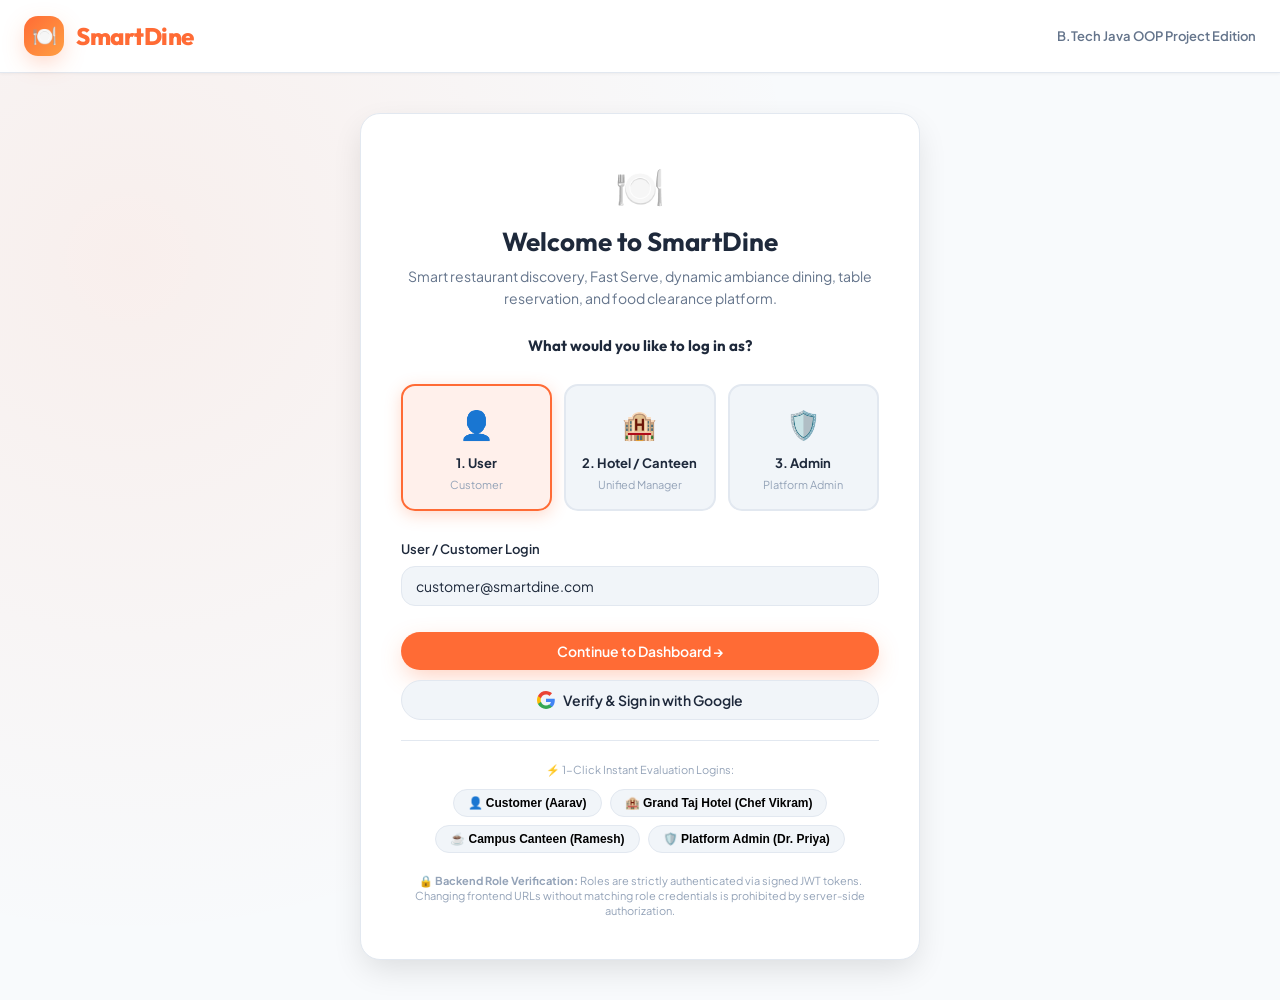
<file: src/main/resources/static/index.html>
<!DOCTYPE html>
<html lang="en">
<head>
    <meta charset="UTF-8">
    <meta name="viewport" content="width=device-width, initial-scale=1.0">
    <title>SmartDine — Smart Hotel & Canteen Discovery, Ordering & Management</title>
    <link rel="stylesheet" href="css/main.css">
    <link rel="stylesheet" href="css/themes.css">
    <style>
        .hero-section {
            min-height: calc(100vh - 72px);
            display: flex;
            align-items: center;
            justify-content: center;
            padding: 40px 20px;
            background: radial-gradient(circle at 10% 20%, rgba(255, 107, 53, 0.08) 0%, rgba(255, 255, 255, 0) 50%);
        }

        .portal-card {
            background: var(--bg-card);
            border: 1px solid var(--border);
            border-radius: var(--radius-lg);
            box-shadow: var(--shadow-lg);
            max-width: 560px;
            width: 100%;
            padding: 40px;
            text-align: center;
        }

        .role-grid {
            display: grid;
            grid-template-columns: repeat(3, 1fr);
            gap: 12px;
            margin: 28px 0;
        }

        .role-select-card {
            background: var(--bg-surface);
            border: 2px solid var(--border);
            border-radius: var(--radius-md);
            padding: 16px 10px;
            cursor: pointer;
            transition: var(--transition);
            text-align: center;
        }

        .role-select-card:hover {
            border-color: var(--primary);
            transform: translateY(-2px);
        }

        .role-select-card.selected {
            border-color: var(--primary);
            background: var(--primary-light);
            box-shadow: 0 4px 16px var(--primary-glow);
        }

        .role-icon {
            font-size: 28px;
            margin-bottom: 6px;
        }

        .role-title {
            font-size: 13px;
            font-weight: 700;
            color: var(--text-primary);
        }

        .demo-pills {
            display: flex;
            flex-wrap: wrap;
            gap: 8px;
            justify-content: center;
            margin-top: 20px;
            padding-top: 20px;
            border-top: 1px solid var(--border);
        }

        .demo-pill-btn {
            background: var(--bg-surface);
            border: 1px solid var(--border);
            border-radius: var(--radius-full);
            padding: 6px 14px;
            font-size: 12px;
            font-weight: 600;
            cursor: pointer;
            transition: var(--transition);
        }

        .demo-pill-btn:hover {
            background: var(--primary-light);
            border-color: var(--primary);
            color: var(--primary);
        }
    </style>
</head>
<body>

    <!-- Minimal Header -->
    <header class="navbar">
        <div class="container nav-wrapper">
            <a href="index.html" class="brand-logo">
                <div class="brand-icon">🍽️</div>
                <span>SmartDine</span>
            </a>
            <div style="font-size: 13px; color: var(--text-secondary); font-weight: 600;">
                B.Tech Java OOP Project Edition
            </div>
        </div>
    </header>

    <!-- Main Portal Section -->
    <main class="hero-section">
        <div class="portal-card">
            <div style="font-size: 40px; margin-bottom: 8px;">🍽️</div>
            <h1 style="font-size: 26px; margin-bottom: 6px;">Welcome to SmartDine</h1>
            <p style="font-size: 14px; color: var(--text-secondary);">
                Smart restaurant discovery, Fast Serve, dynamic ambiance dining, table reservation, and food clearance platform.
            </p>

            <h3 style="font-size: 15px; margin-top: 28px; color: var(--text-primary);">
                What would you like to log in as?
            </h3>

            <!-- 3 Roles Requested in Master Prompt -->
            <div class="role-grid">
                <div class="role-select-card selected" data-role="CUSTOMER" id="roleCustomerCard">
                    <div class="role-icon">👤</div>
                    <div class="role-title">1. User</div>
                    <div style="font-size: 11px; color: var(--text-muted); margin-top: 2px;">Customer</div>
                </div>
                <div class="role-select-card" data-role="ESTABLISHMENT_OWNER" id="roleEstablishmentCard">
                    <div class="role-icon">🏨</div>
                    <div class="role-title">2. Hotel / Canteen</div>
                    <div style="font-size: 11px; color: var(--text-muted); margin-top: 2px;">Unified Manager</div>
                </div>
                <div class="role-select-card" data-role="ADMIN" id="roleAdminCard">
                    <div class="role-icon">🛡️</div>
                    <div class="role-title">3. Admin</div>
                    <div style="font-size: 11px; color: var(--text-muted); margin-top: 2px;">Platform Admin</div>
                </div>
            </div>

            <!-- Login Form -->
            <form id="loginForm" onsubmit="event.preventDefault(); auth.handleLogin(document.getElementById('loginEmail').value, document.getElementById('estSelect')?.value);">
                <div class="form-group" style="text-align: left;">
                    <label class="form-label" id="selectedRoleLabel">User / Customer Login</label>
                    <input type="email" id="loginEmail" class="form-control" placeholder="Enter your email address" value="customer@smartdine.com" required>
                </div>

                <div class="form-group" id="establishmentSelectGroup" style="text-align: left; display: none;">
                    <label class="form-label">Select Establishment to Manage</label>
                    <select id="estSelect" class="form-control">
                        <option value="1">The Grand Taj Heritage Hotel (HOTEL)</option>
                        <option value="2">Campus Central Canteen (CANTEEN)</option>
                        <option value="3">Royal Spice Multicuisine (HOTEL)</option>
                        <option value="4">Engineering Block Cafeteria (CANTEEN)</option>
                        <option value="5">Oasis Garden Bistro (HOTEL)</option>
                    </select>
                </div>

                <button type="submit" class="btn btn-primary" style="width: 100%; margin-top: 8px;">
                    Continue to Dashboard →
                </button>

                <!-- Google Sign-In Simulation / OAuth Integration -->
                <button type="button" class="btn btn-secondary" style="width: 100%; margin-top: 10px;" onclick="auth.handleGoogleAuth()">
                    <svg width="18" height="18" viewBox="0 0 24 24">
                        <path fill="#4285F4" d="M23.745 12.27c0-.7-.06-1.4-.19-2.07H12v4.51h6.6c-.29 1.52-1.14 2.8-2.4 3.66v3.04h3.88c2.27-2.09 3.66-5.17 3.66-9.14z"/>
                        <path fill="#34A853" d="M12 24c3.24 0 5.95-1.08 7.93-2.91l-3.88-3.04c-1.08.72-2.45 1.16-4.05 1.16-3.12 0-5.77-2.1-6.72-4.93H1.24v3.13C3.26 21.36 7.33 24 12 24z"/>
                        <path fill="#FBBC05" d="M5.28 14.28c-.25-.72-.38-1.49-.38-2.28s.13-1.56.38-2.28V6.59H1.24C.45 8.16 0 9.93 0 12s.45 3.84 1.24 5.41l4.04-3.13z"/>
                        <path fill="#EA4335" d="M12 4.75c1.77 0 3.35.61 4.6 1.8l3.42-3.42C17.95 1.19 15.24 0 12 0 7.33 0 3.26 2.64 1.24 6.59l4.04 3.13c.95-2.83 3.6-4.97 6.72-4.97z"/>
                    </svg>
                    Verify &amp; Sign in with Google
                </button>
            </form>

            <!-- Instant One-Click Evaluation Demo Logins -->
            <div class="demo-pills">
                <span style="font-size: 11px; color: var(--text-muted); width: 100%; margin-bottom: 2px;">⚡ 1-Click Instant Evaluation Logins:</span>
                <button class="demo-pill-btn" onclick="auth.handleQuickDemo('CUSTOMER')">👤 Customer (Aarav)</button>
                <button class="demo-pill-btn" onclick="auth.handleQuickDemo('ESTABLISHMENT_OWNER', 1)">🏨 Grand Taj Hotel (Chef Vikram)</button>
                <button class="demo-pill-btn" onclick="auth.handleQuickDemo('ESTABLISHMENT_OWNER', 2)">☕ Campus Canteen (Ramesh)</button>
                <button class="demo-pill-btn" onclick="auth.handleQuickDemo('ADMIN')">🛡️ Platform Admin (Dr. Priya)</button>
            </div>

            <div style="margin-top: 20px; font-size: 11px; color: var(--text-muted); line-height: 1.4;">
                🔒 <strong>Backend Role Verification:</strong> Roles are strictly authenticated via signed JWT tokens. Changing frontend URLs without matching role credentials is prohibited by server-side authorization.
            </div>
        </div>
    </main>

    <script src="js/api.js"></script>
    <script src="js/auth.js"></script>
    <script>
        document.addEventListener('DOMContentLoaded', () => {
            auth.initRoleSelector();
            
            // If already logged in, redirect
            const user = api.getUser();
            if (user && api.getToken()) {
                auth.redirectByRole(user.role);
            }
        });
    </script>
</body>
</html>
</file>
<file: src/main/resources/static/css/main.css>
/* =========================================================
   SMARTDINE — Core Design System & Base Styling
   Default Theme: White + Vibrant Orange
   ========================================================= */

@import url('https://fonts.googleapis.com/css2?family=Plus+Jakarta+Sans:wght@300;400;500;600;700;800&family=Outfit:wght@400;600;700;800&display=swap');

:root {
    /* Brand Theme: White + Orange (Default) */
    --primary: #ff6b35;
    --primary-hover: #fa5a1e;
    --primary-light: #fff0eb;
    --primary-glow: rgba(255, 107, 53, 0.25);
    
    --secondary: #2f3542;
    --accent: #ff9f43;
    
    --bg-page: #f8fafc;
    --bg-card: #ffffff;
    --bg-elevated: #ffffff;
    --bg-surface: #f1f5f9;
    
    --text-primary: #1e293b;
    --text-secondary: #64748b;
    --text-muted: #94a3b8;
    --text-white: #ffffff;

    --border: #e2e8f0;
    --border-focus: #ff6b35;

    --success: #10b981;
    --success-light: #ecfdf5;
    --warning: #f59e0b;
    --warning-light: #fffbeb;
    --danger: #ef4444;
    --danger-light: #fef2f2;
    --info: #3b82f6;
    --info-light: #eff6ff;

    --radius-sm: 8px;
    --radius-md: 14px;
    --radius-lg: 20px;
    --radius-full: 9999px;

    --shadow-sm: 0 1px 3px rgba(0, 0, 0, 0.05);
    --shadow-md: 0 4px 20px -2px rgba(0, 0, 0, 0.07);
    --shadow-lg: 0 12px 32px -4px rgba(0, 0, 0, 0.12);
    --shadow-primary: 0 8px 24px -4px rgba(255, 107, 53, 0.35);

    --font-heading: 'Outfit', sans-serif;
    --font-body: 'Plus Jakarta Sans', sans-serif;
    --transition: all 0.25s cubic-bezier(0.4, 0, 0.2, 1);
}

/* Base Resets */
*, *::before, *::after {
    margin: 0;
    padding: 0;
    box-sizing: border-box;
}

body {
    font-family: var(--font-body);
    background-color: var(--bg-page);
    color: var(--text-primary);
    line-height: 1.6;
    -webkit-font-smoothing: antialiased;
    overflow-x: hidden;
    transition: background-color 0.3s ease, color 0.3s ease;
}

h1, h2, h3, h4, h5, h6 {
    font-family: var(--font-heading);
    color: var(--text-primary);
    line-height: 1.25;
    font-weight: 700;
}

a {
    color: var(--primary);
    text-decoration: none;
    transition: var(--transition);
}

a:hover {
    color: var(--primary-hover);
}

/* Layout Container */
.container {
    max-width: 1280px;
    margin: 0 auto;
    padding: 0 24px;
}

/* Header & Navbar */
.navbar {
    background: var(--bg-card);
    border-bottom: 1px solid var(--border);
    position: sticky;
    top: 0;
    z-index: 1000;
    box-shadow: var(--shadow-sm);
    backdrop-filter: blur(10px);
}

.nav-wrapper {
    display: flex;
    align-items: center;
    justify-content: space-between;
    height: 72px;
}

.brand-logo {
    display: flex;
    align-items: center;
    gap: 12px;
    font-family: var(--font-heading);
    font-size: 24px;
    font-weight: 800;
    color: var(--primary);
    letter-spacing: -0.5px;
}

.brand-icon {
    width: 40px;
    height: 40px;
    background: linear-gradient(135deg, var(--primary), var(--accent));
    border-radius: var(--radius-md);
    display: flex;
    align-items: center;
    justify-content: center;
    color: white;
    font-size: 20px;
    box-shadow: var(--shadow-primary);
}

.nav-search {
    flex: 1;
    max-width: 480px;
    margin: 0 24px;
    position: relative;
}

.search-input {
    width: 100%;
    padding: 12px 18px 12px 44px;
    background: var(--bg-surface);
    border: 1px solid var(--border);
    border-radius: var(--radius-full);
    font-size: 14px;
    font-family: var(--font-body);
    color: var(--text-primary);
    transition: var(--transition);
}

.search-input:focus {
    outline: none;
    border-color: var(--border-focus);
    background: var(--bg-card);
    box-shadow: 0 0 0 4px var(--primary-glow);
}

.search-icon {
    position: absolute;
    left: 16px;
    top: 50%;
    transform: translateY(-50%);
    color: var(--text-muted);
    font-size: 16px;
}

.nav-actions {
    display: flex;
    align-items: center;
    gap: 14px;
}

/* Buttons */
.btn {
    display: inline-flex;
    align-items: center;
    justify-content: center;
    gap: 8px;
    padding: 10px 20px;
    font-family: var(--font-body);
    font-size: 14px;
    font-weight: 600;
    border-radius: var(--radius-full);
    border: none;
    cursor: pointer;
    transition: var(--transition);
    white-space: nowrap;
}

.btn-primary {
    background: var(--primary);
    color: var(--text-white);
    box-shadow: var(--shadow-primary);
}

.btn-primary:hover {
    background: var(--primary-hover);
    transform: translateY(-1px);
    box-shadow: 0 10px 28px -4px var(--primary-glow);
}

.btn-secondary {
    background: var(--bg-surface);
    color: var(--text-primary);
    border: 1px solid var(--border);
}

.btn-secondary:hover {
    background: var(--border);
}

.btn-outline {
    background: transparent;
    border: 1.5px solid var(--primary);
    color: var(--primary);
}

.btn-outline:hover {
    background: var(--primary-light);
}

.btn-sm {
    padding: 6px 14px;
    font-size: 12px;
}

.btn-lg {
    padding: 14px 28px;
    font-size: 16px;
}

.btn-icon {
    width: 42px;
    height: 42px;
    padding: 0;
    border-radius: var(--radius-full);
}

.btn-fast-serve {
    background: linear-gradient(135deg, #f59e0b, #d97706);
    color: white;
    font-weight: 700;
    box-shadow: 0 4px 14px rgba(245, 158, 11, 0.35);
}

.btn-fast-serve:hover {
    transform: translateY(-1px);
    box-shadow: 0 6px 20px rgba(245, 158, 11, 0.5);
}

/* Ambiance Selector Pill */
.ambiance-pill-container {
    display: flex;
    align-items: center;
    background: var(--bg-surface);
    border: 1px solid var(--border);
    border-radius: var(--radius-full);
    padding: 4px;
    gap: 4px;
}

.ambiance-select {
    border: none;
    background: transparent;
    padding: 6px 12px;
    font-family: var(--font-body);
    font-size: 13px;
    font-weight: 600;
    color: var(--text-primary);
    cursor: pointer;
    outline: none;
}

/* Badges & Tags */
.badge {
    display: inline-flex;
    align-items: center;
    gap: 4px;
    padding: 4px 10px;
    font-size: 11px;
    font-weight: 700;
    text-transform: uppercase;
    letter-spacing: 0.5px;
    border-radius: var(--radius-full);
}

.badge-hotel {
    background: #eff6ff;
    color: #2563eb;
    border: 1px solid #bfdbfe;
}

.badge-canteen {
    background: #fff7ed;
    color: #ea580c;
    border: 1px solid #ffedd5;
}

.badge-fast-serve {
    background: #fef3c7;
    color: #b45309;
    border: 1px solid #fde68a;
}

.badge-clearance {
    background: #fee2e2;
    color: #b91c1c;
    border: 1px solid #fecaca;
    animation: pulse 2s infinite;
}

.badge-veg {
    color: #16a34a;
    border: 1.5px solid #16a34a;
    padding: 2px 6px;
    border-radius: 4px;
    font-size: 10px;
    font-weight: 800;
}

.badge-non-veg {
    color: #dc2626;
    border: 1.5px solid #dc2626;
    padding: 2px 6px;
    border-radius: 4px;
    font-size: 10px;
    font-weight: 800;
}

@keyframes pulse {
    0%, 100% { opacity: 1; }
    50% { opacity: 0.7; }
}

/* Cards */
.card {
    background: var(--bg-card);
    border: 1px solid var(--border);
    border-radius: var(--radius-lg);
    box-shadow: var(--shadow-sm);
    transition: var(--transition);
    overflow: hidden;
}

.card:hover {
    box-shadow: var(--shadow-md);
    transform: translateY(-3px);
    border-color: var(--border-focus);
}

/* Grid Layouts */
.grid {
    display: grid;
    gap: 24px;
}

.grid-cols-2 { grid-template-columns: repeat(2, minmax(0, 1fr)); }
.grid-cols-3 { grid-template-columns: repeat(3, minmax(0, 1fr)); }
.grid-cols-4 { grid-template-columns: repeat(4, minmax(0, 1fr)); }

@media (max-width: 1024px) {
    .grid-cols-4 { grid-template-columns: repeat(2, minmax(0, 1fr)); }
    .grid-cols-3 { grid-template-columns: repeat(2, minmax(0, 1fr)); }
}

@media (max-width: 640px) {
    .grid-cols-4, .grid-cols-3, .grid-cols-2 { grid-template-columns: 1fr; }
    .nav-search { display: none; }
}

/* Modals */
.modal-overlay {
    position: fixed;
    top: 0;
    left: 0;
    right: 0;
    bottom: 0;
    background: rgba(15, 23, 42, 0.6);
    backdrop-filter: blur(6px);
    display: flex;
    align-items: center;
    justify-content: center;
    z-index: 2000;
    opacity: 0;
    visibility: hidden;
    transition: var(--transition);
    padding: 16px;
}

.modal-overlay.active {
    opacity: 1;
    visibility: visible;
}

.modal-content {
    background: var(--bg-card);
    border-radius: var(--radius-lg);
    width: 100%;
    max-width: 580px;
    max-height: 90vh;
    overflow-y: auto;
    box-shadow: var(--shadow-lg);
    border: 1px solid var(--border);
    transform: scale(0.95);
    transition: var(--transition);
}

.modal-overlay.active .modal-content {
    transform: scale(1);
}

.modal-header {
    padding: 20px 24px;
    border-bottom: 1px solid var(--border);
    display: flex;
    align-items: center;
    justify-content: space-between;
}

.modal-body {
    padding: 24px;
}

.modal-footer {
    padding: 16px 24px;
    border-top: 1px solid var(--border);
    display: flex;
    justify-content: flex-end;
    gap: 12px;
}

.modal-close {
    background: transparent;
    border: none;
    font-size: 22px;
    color: var(--text-muted);
    cursor: pointer;
    transition: var(--transition);
}

.modal-close:hover {
    color: var(--danger);
}

/* Form Controls */
.form-group {
    margin-bottom: 18px;
}

.form-label {
    display: block;
    font-size: 13px;
    font-weight: 600;
    margin-bottom: 6px;
    color: var(--text-primary);
}

.form-control {
    width: 100%;
    padding: 10px 14px;
    background: var(--bg-surface);
    border: 1px solid var(--border);
    border-radius: var(--radius-md);
    font-family: var(--font-body);
    font-size: 14px;
    color: var(--text-primary);
    transition: var(--transition);
}

.form-control:focus {
    outline: none;
    border-color: var(--border-focus);
    background: var(--bg-card);
    box-shadow: 0 0 0 3px var(--primary-glow);
}

/* Toast Notifications */
.toast-container {
    position: fixed;
    bottom: 24px;
    right: 24px;
    z-index: 3000;
    display: flex;
    flex-direction: column;
    gap: 10px;
}

.toast {
    padding: 14px 20px;
    background: var(--bg-card);
    color: var(--text-primary);
    border-radius: var(--radius-md);
    box-shadow: var(--shadow-lg);
    border-left: 4px solid var(--primary);
    display: flex;
    align-items: center;
    gap: 12px;
    font-size: 14px;
    font-weight: 500;
    animation: slideIn 0.3s ease forwards;
}

@keyframes slideIn {
    from { transform: translateX(100%); opacity: 0; }
    to { transform: translateX(0); opacity: 1; }
}

/* Cart Drawer */
.cart-drawer {
    position: fixed;
    top: 0;
    right: 0;
    width: 420px;
    max-width: 100vw;
    height: 100vh;
    background: var(--bg-card);
    box-shadow: -8px 0 32px rgba(0, 0, 0, 0.15);
    z-index: 2500;
    transform: translateX(100%);
    transition: var(--transition);
    display: flex;
    flex-direction: column;
}

.cart-drawer.open {
    transform: translateX(0);
}
</file>
<file: src/main/resources/static/css/themes.css>
/* =========================================================
   SMARTDINE — Dynamic Ambiance Theme System
   Theme dynamically switches based on chosen dining ambiance
   ========================================================= */

/* 1. CANDLE LIGHT DINNER: Deep red + Warm amber + Dark romantic glow */
[data-theme="CANDLE_LIGHT"] {
    --primary: #ef4444;
    --primary-hover: #dc2626;
    --primary-light: rgba(239, 68, 68, 0.15);
    --primary-glow: rgba(239, 68, 68, 0.4);

    --secondary: #fca5a5;
    --accent: #fb923c;

    --bg-page: #120406;
    --bg-card: #1f080c;
    --bg-elevated: #2c0b11;
    --bg-surface: #24090e;

    --text-primary: #fee2e2;
    --text-secondary: #fca5a5;
    --text-muted: #e28a8a;

    --border: #451218;
    --border-focus: #ef4444;

    --shadow-sm: 0 2px 8px rgba(0, 0, 0, 0.6);
    --shadow-md: 0 6px 24px rgba(220, 38, 38, 0.15);
    --shadow-lg: 0 16px 40px rgba(220, 38, 38, 0.25);
    --shadow-primary: 0 8px 30px rgba(239, 68, 68, 0.4);
}

/* 2. ROMANTIC: Soft red + Rose pink + Intimate evening mood */
[data-theme="ROMANTIC"] {
    --primary: #f43f5e;
    --primary-hover: #e11d48;
    --primary-light: rgba(244, 63, 94, 0.15);
    --primary-glow: rgba(244, 63, 94, 0.35);

    --secondary: #fda4af;
    --accent: #ec4899;

    --bg-page: #16060c;
    --bg-card: #240b15;
    --bg-elevated: #310f1e;
    --bg-surface: #290d18;

    --text-primary: #ffe4e6;
    --text-secondary: #fecdd3;
    --text-muted: #e598a4;

    --border: #4c1428;
    --border-focus: #f43f5e;

    --shadow-primary: 0 8px 30px rgba(244, 63, 94, 0.4);
}

/* 3. FAMILY: Warm yellow + Cheerful orange + Bright welcoming mood */
[data-theme="FAMILY"] {
    --primary: #d97706;
    --primary-hover: #b45309;
    --primary-light: #fef3c7;
    --primary-glow: rgba(217, 119, 6, 0.25);

    --secondary: #92400e;
    --accent: #f59e0b;

    --bg-page: #fffdf5;
    --bg-card: #ffffff;
    --bg-elevated: #ffffff;
    --bg-surface: #fef9c3;

    --text-primary: #451a03;
    --text-secondary: #78350f;
    --text-muted: #a16207;

    --border: #fde68a;
    --border-focus: #d97706;

    --shadow-primary: 0 8px 24px rgba(217, 119, 6, 0.3);
}

/* 4. PREMIUM: Obsidian black + Brushed royal gold + Elegant accents */
[data-theme="PREMIUM"] {
    --primary: #d4af37;
    --primary-hover: #b8972e;
    --primary-light: rgba(212, 175, 55, 0.15);
    --primary-glow: rgba(212, 175, 55, 0.35);

    --secondary: #e5e5e5;
    --accent: #f1c40f;

    --bg-page: #0d0e11;
    --bg-card: #16181d;
    --bg-elevated: #1e2129;
    --bg-surface: #1a1d24;

    --text-primary: #f8fafc;
    --text-secondary: #cbd5e1;
    --text-muted: #94a3b8;

    --border: #2a2e38;
    --border-focus: #d4af37;

    --shadow-sm: 0 2px 8px rgba(0, 0, 0, 0.5);
    --shadow-md: 0 8px 30px rgba(0, 0, 0, 0.6);
    --shadow-primary: 0 8px 28px rgba(212, 175, 55, 0.35);
}

/* 5. CASUAL: Clean white + Bright energetic orange */
[data-theme="CASUAL"] {
    --primary: #ff5722;
    --primary-hover: #f4511e;
    --primary-light: #fbe9e7;
    --primary-glow: rgba(255, 87, 34, 0.25);

    --secondary: #37474f;
    --accent: #ff9800;

    --bg-page: #fafafa;
    --bg-card: #ffffff;
    --bg-elevated: #ffffff;
    --bg-surface: #f5f5f5;

    --text-primary: #212121;
    --text-secondary: #616161;
    --text-muted: #9e9e9e;

    --border: #eeeeee;
    --border-focus: #ff5722;
}

/* 6. FRIENDS: Fresh electric sky blue + vibrant playful vibes */
[data-theme="FRIENDS"] {
    --primary: #0284c7;
    --primary-hover: #0369a1;
    --primary-light: #e0f2fe;
    --primary-glow: rgba(2, 132, 199, 0.25);

    --bg-page: #f8fafc;
    --bg-card: #ffffff;
    --border: #e0f2fe;
    --border-focus: #0284c7;
}

/* 7. OUTDOOR: Fresh botanical forest green */
[data-theme="OUTDOOR"] {
    --primary: #16a34a;
    --primary-hover: #15803d;
    --primary-light: #dcfce7;
    --primary-glow: rgba(22, 163, 74, 0.25);

    --bg-page: #f8fafc;
    --bg-card: #ffffff;
    --border: #bbf7d0;
    --border-focus: #16a34a;
}

/* 8. BIRTHDAY: Vibrant celebration purple & magenta */
[data-theme="BIRTHDAY"] {
    --primary: #9333ea;
    --primary-hover: #7e22ce;
    --primary-light: #f3e8ff;
    --primary-glow: rgba(147, 51, 234, 0.25);

    --bg-page: #faf5ff;
    --bg-card: #ffffff;
    --border: #e9d5ff;
    --border-focus: #9333ea;
}
</file>
